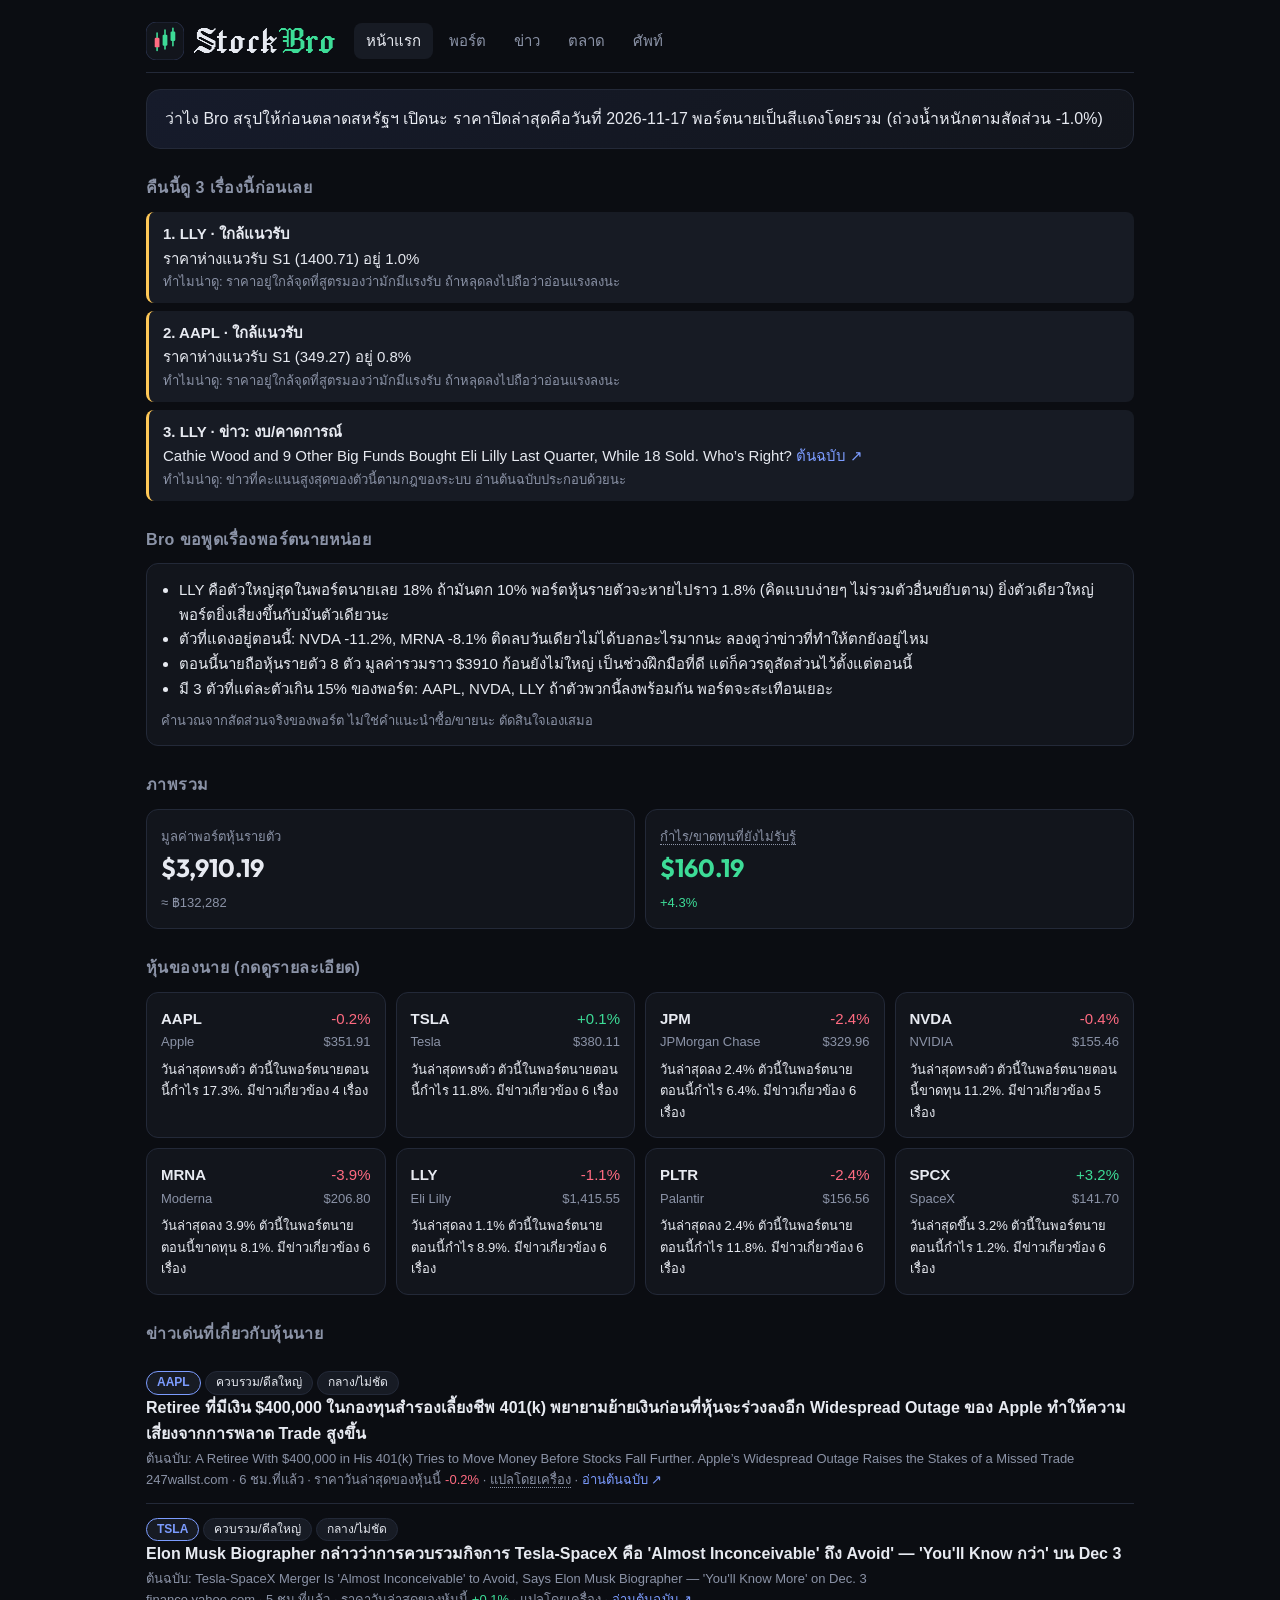
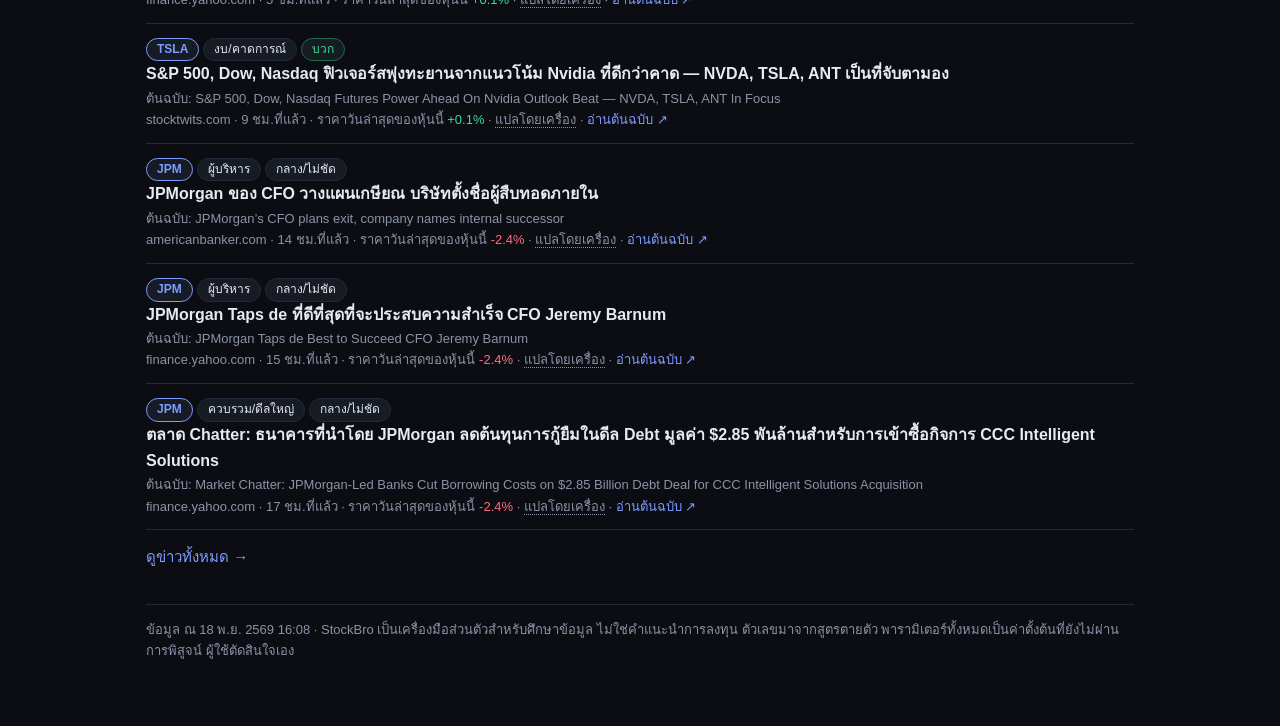
<file: site/index.html>
<!doctype html>
<html lang="th">
<head>
  <meta charset="utf-8">
  <meta name="viewport" content="width=device-width,initial-scale=1">
  <title>หน้าแรก · StockBro</title>
  <link rel="icon" type="image/svg+xml" href="favicon.svg">
  <link rel="preconnect" href="https://fonts.googleapis.com">
  <link rel="preconnect" href="https://fonts.gstatic.com" crossorigin>
  <link href="https://fonts.googleapis.com/css2?family=Anuphan:wght@400;500;600&family=Outfit:wght@600;700&display=swap" rel="stylesheet">
  <link rel="stylesheet" href="style.css">
</head>
<body data-page="index">
  <div class="wrap" id="app">กำลังโหลด…</div>
  <script src="app.js" defer></script>
</body>
</html>
</file>
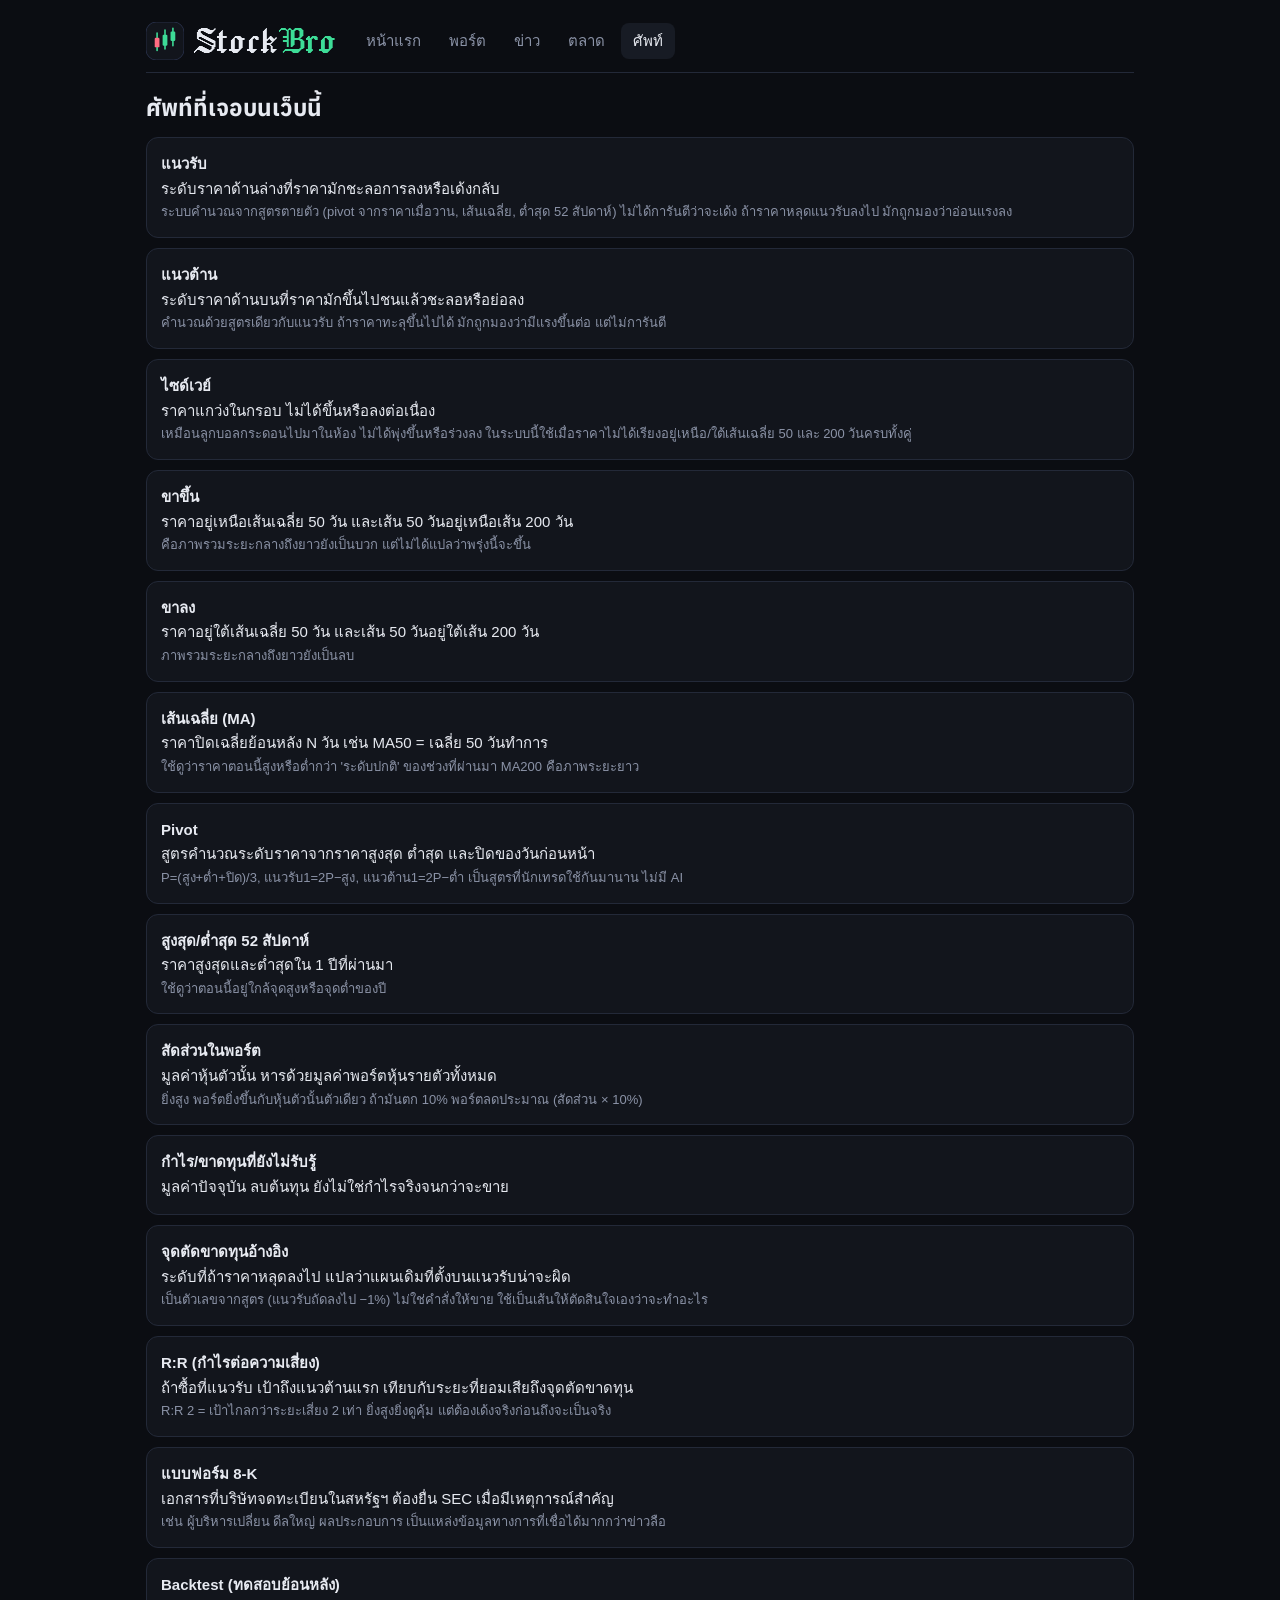
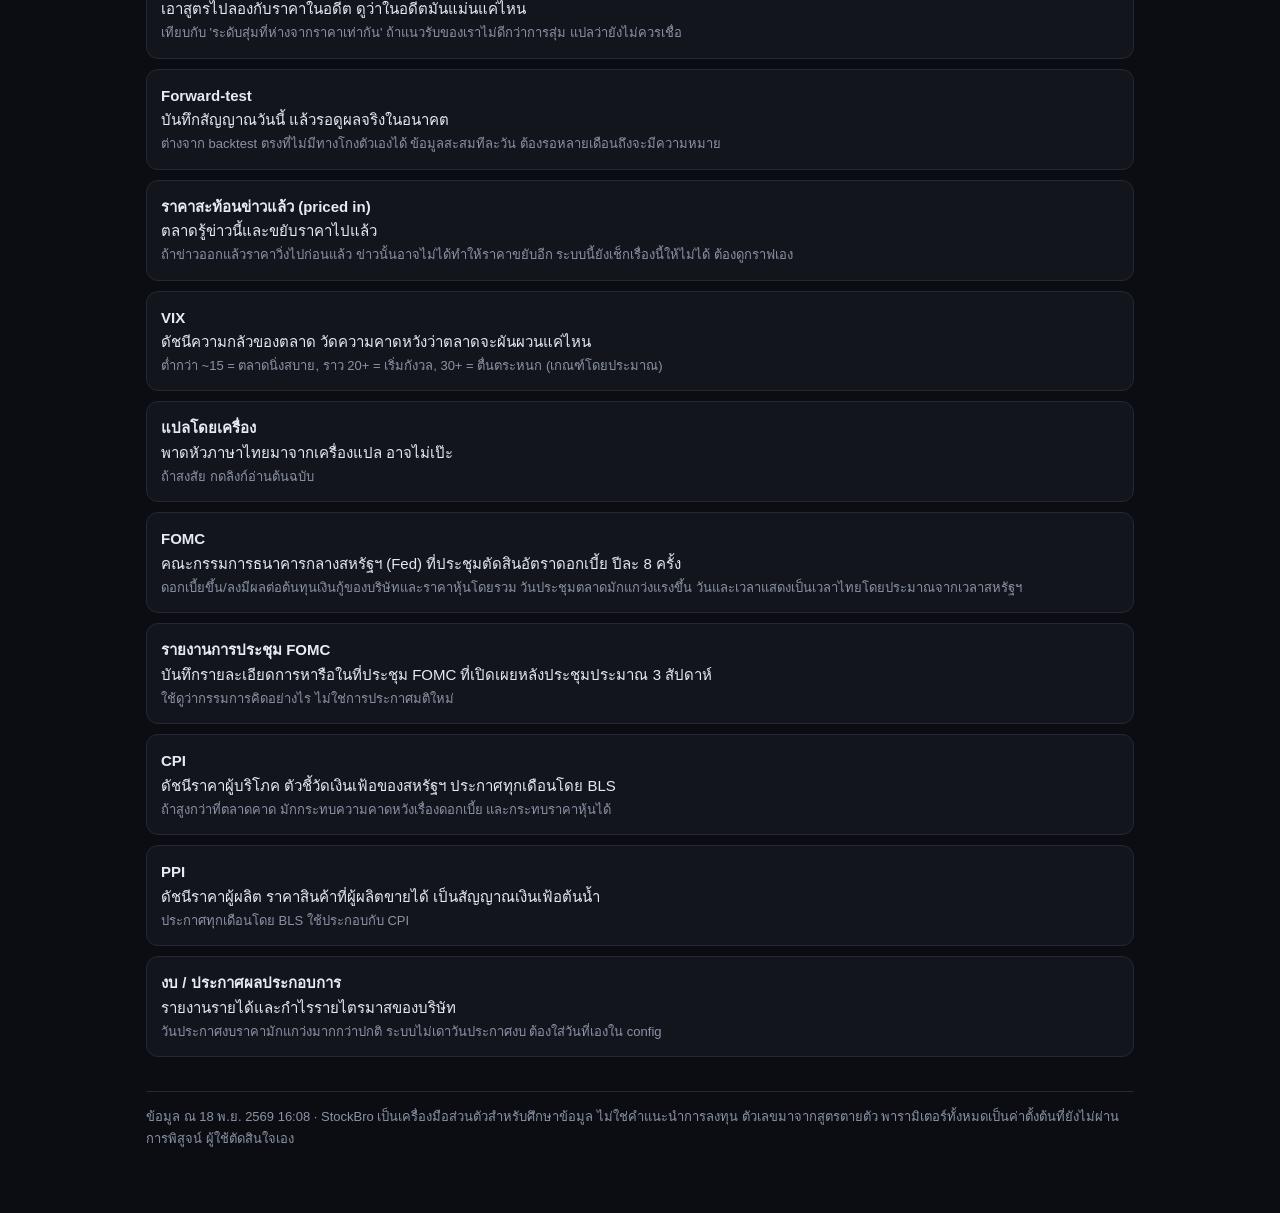
<file: site/glossary.html>
<!doctype html>
<html lang="th">
<head>
  <meta charset="utf-8">
  <meta name="viewport" content="width=device-width,initial-scale=1">
  <title>ศัพท์ · StockBro</title>
  <link rel="icon" type="image/svg+xml" href="favicon.svg">
  <link rel="preconnect" href="https://fonts.googleapis.com">
  <link rel="preconnect" href="https://fonts.gstatic.com" crossorigin>
  <link href="https://fonts.googleapis.com/css2?family=Anuphan:wght@400;500;600&family=Grenze+Gotisch:wght@700;800&family=Outfit:wght@600;700&display=swap" rel="stylesheet">
  <link rel="stylesheet" href="style.css">
</head>
<body data-page="glossary">
  <div class="wrap" id="app">กำลังโหลด…</div>
  <script src="app.js" defer></script>
</body>
</html>
</file>
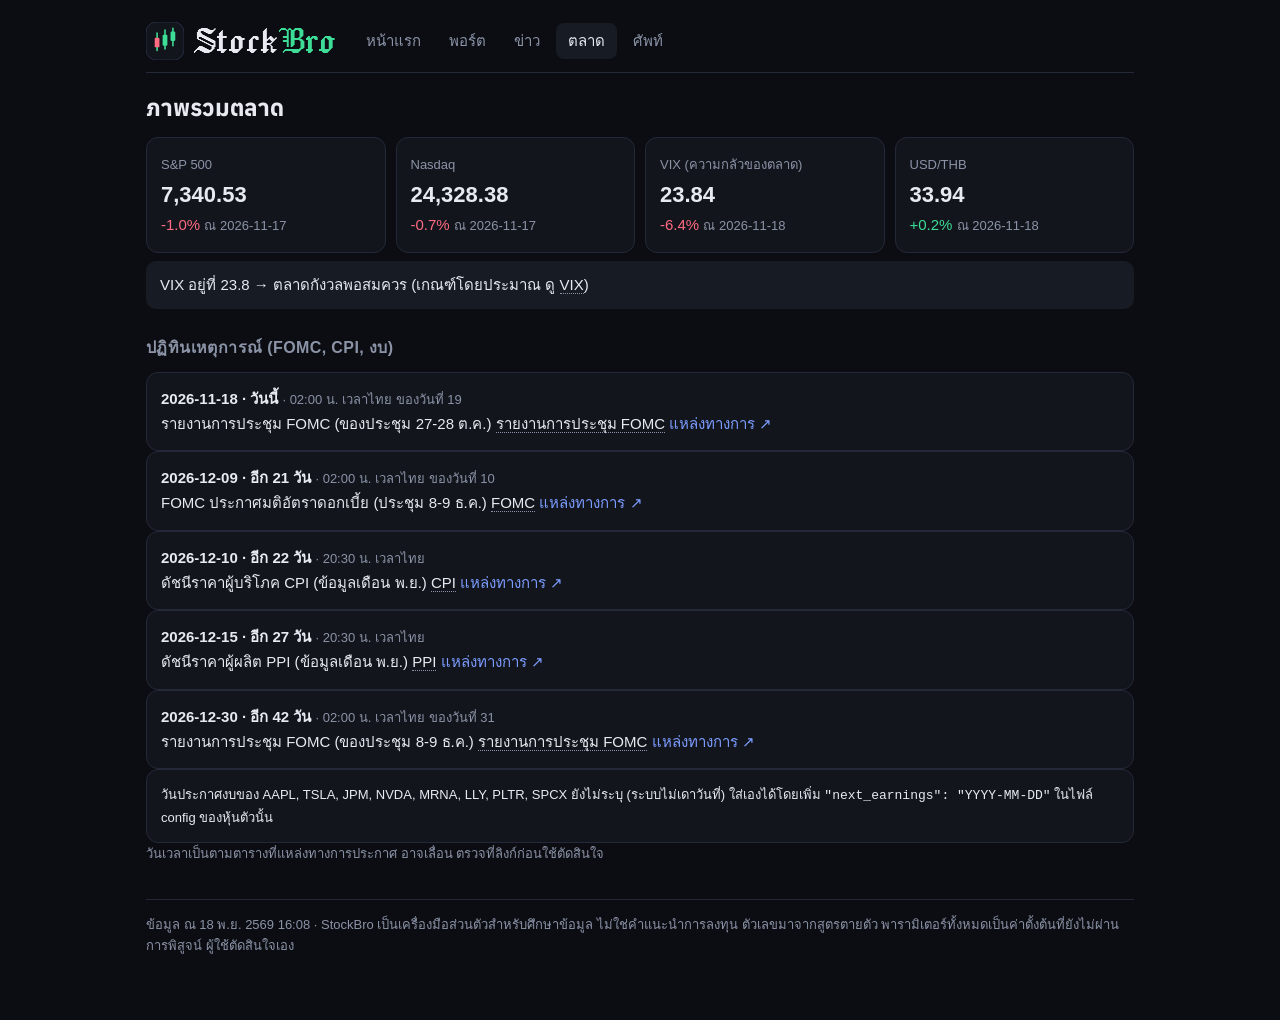
<file: site/market.html>
<!doctype html>
<html lang="th">
<head>
  <meta charset="utf-8">
  <meta name="viewport" content="width=device-width,initial-scale=1">
  <title>ตลาด · StockBro</title>
  <link rel="icon" type="image/svg+xml" href="favicon.svg">
  <link rel="preconnect" href="https://fonts.googleapis.com">
  <link rel="preconnect" href="https://fonts.gstatic.com" crossorigin>
  <link href="https://fonts.googleapis.com/css2?family=Anuphan:wght@400;500;600&family=Outfit:wght@600;700&display=swap" rel="stylesheet">
  <link rel="stylesheet" href="style.css">
</head>
<body data-page="market">
  <div class="wrap" id="app">กำลังโหลด…</div>
  <script src="app.js" defer></script>
</body>
</html>
</file>
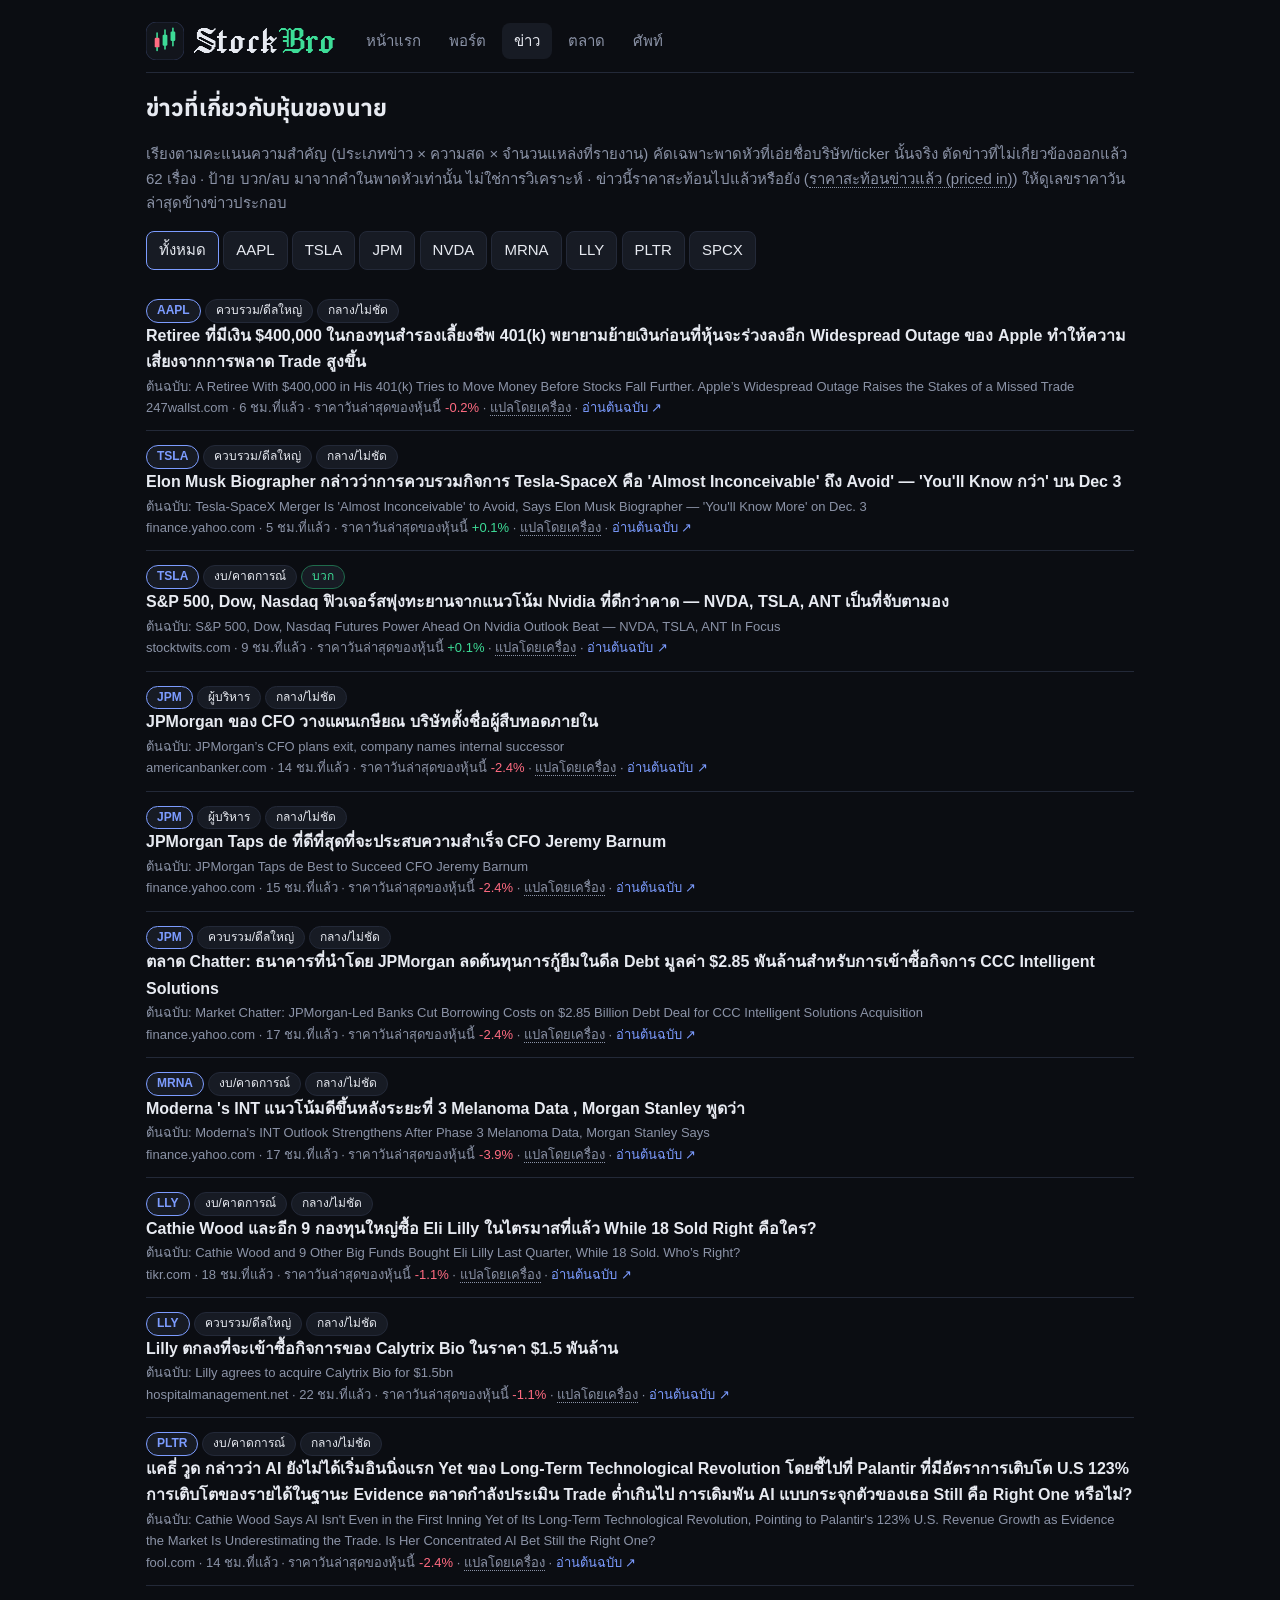
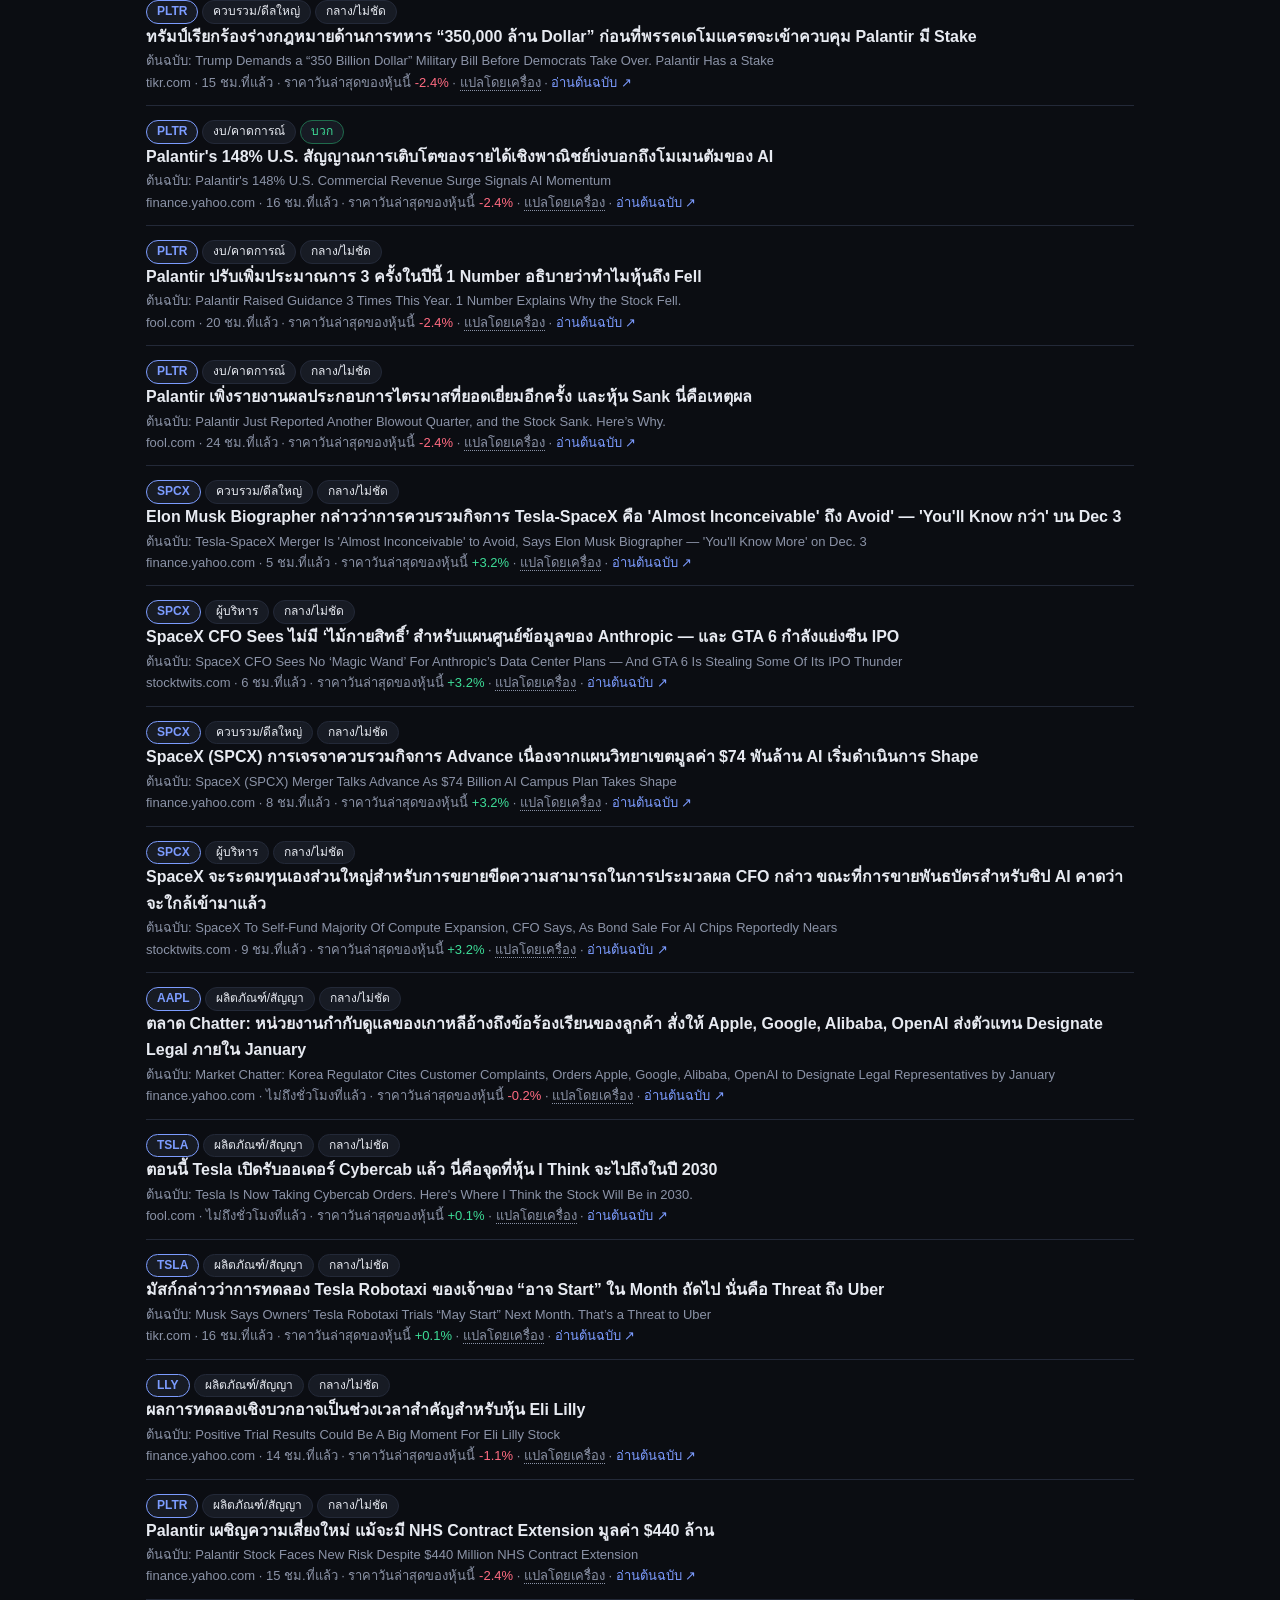
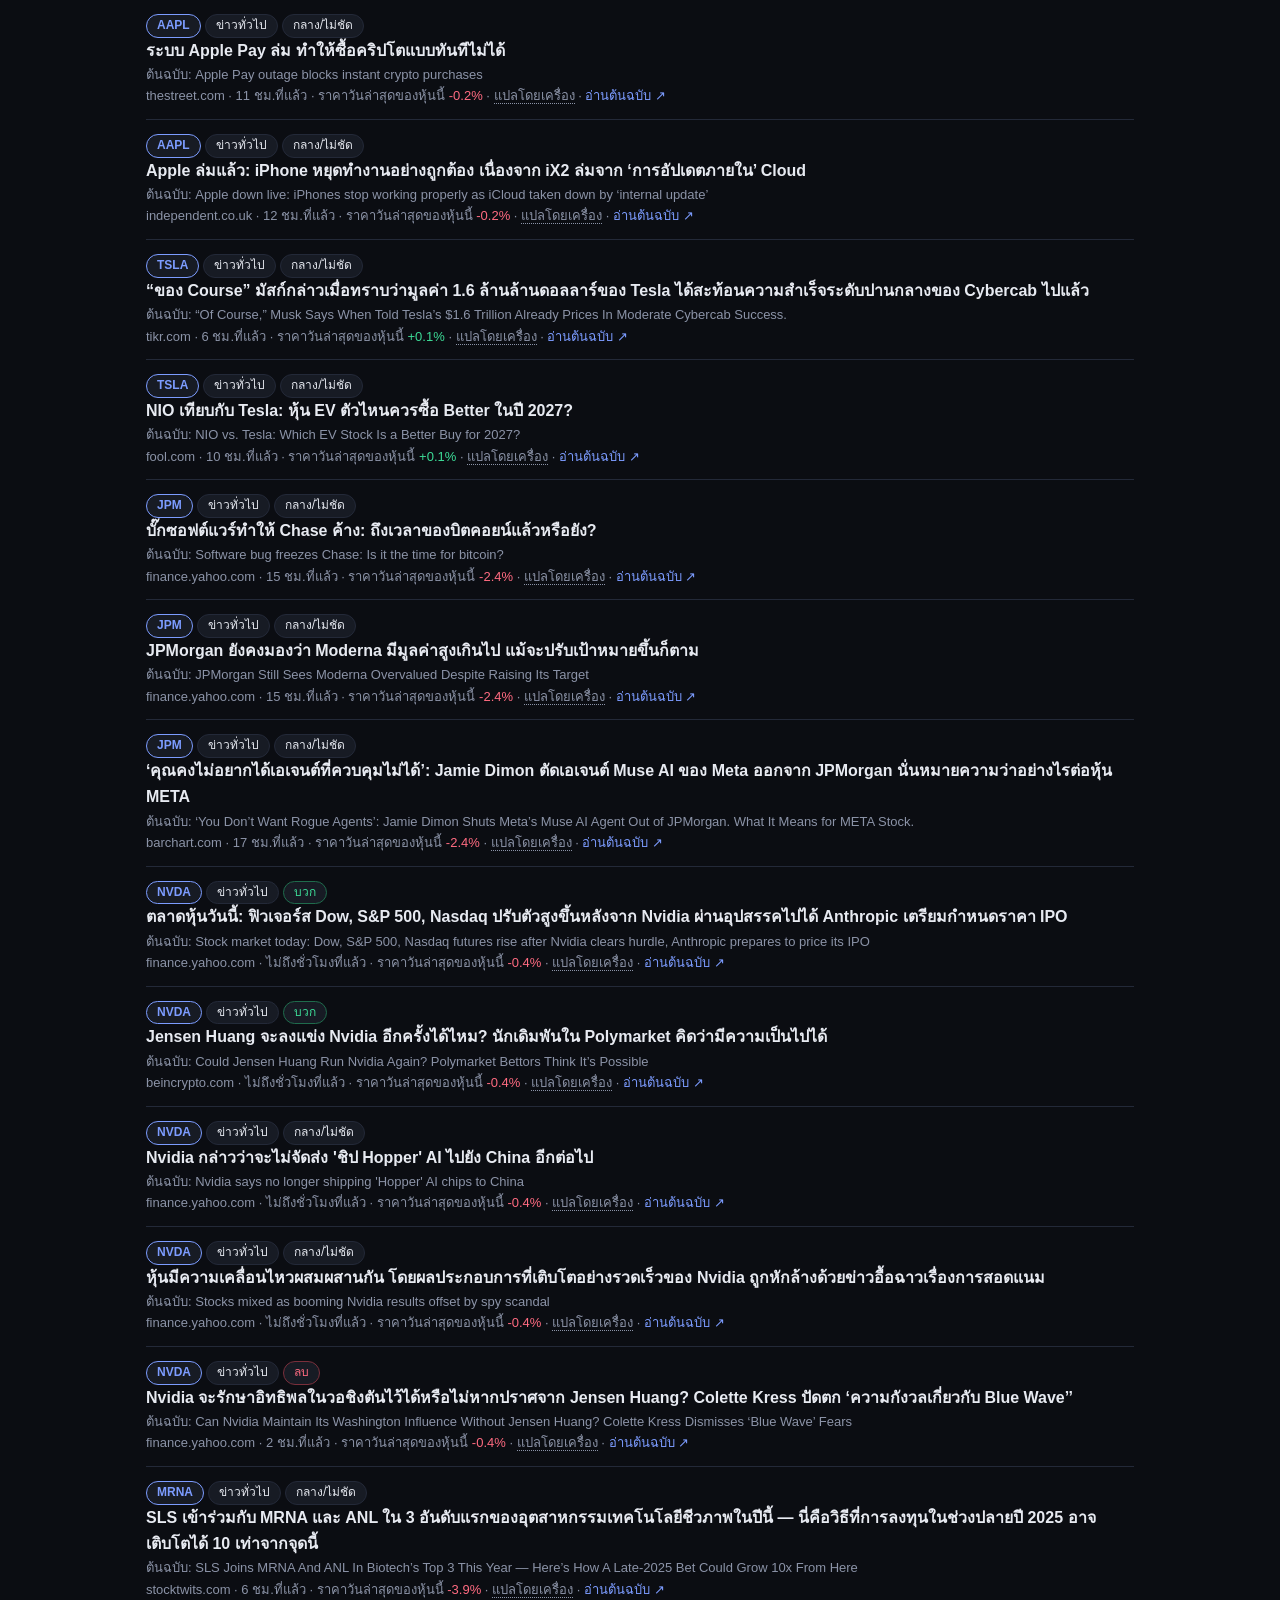
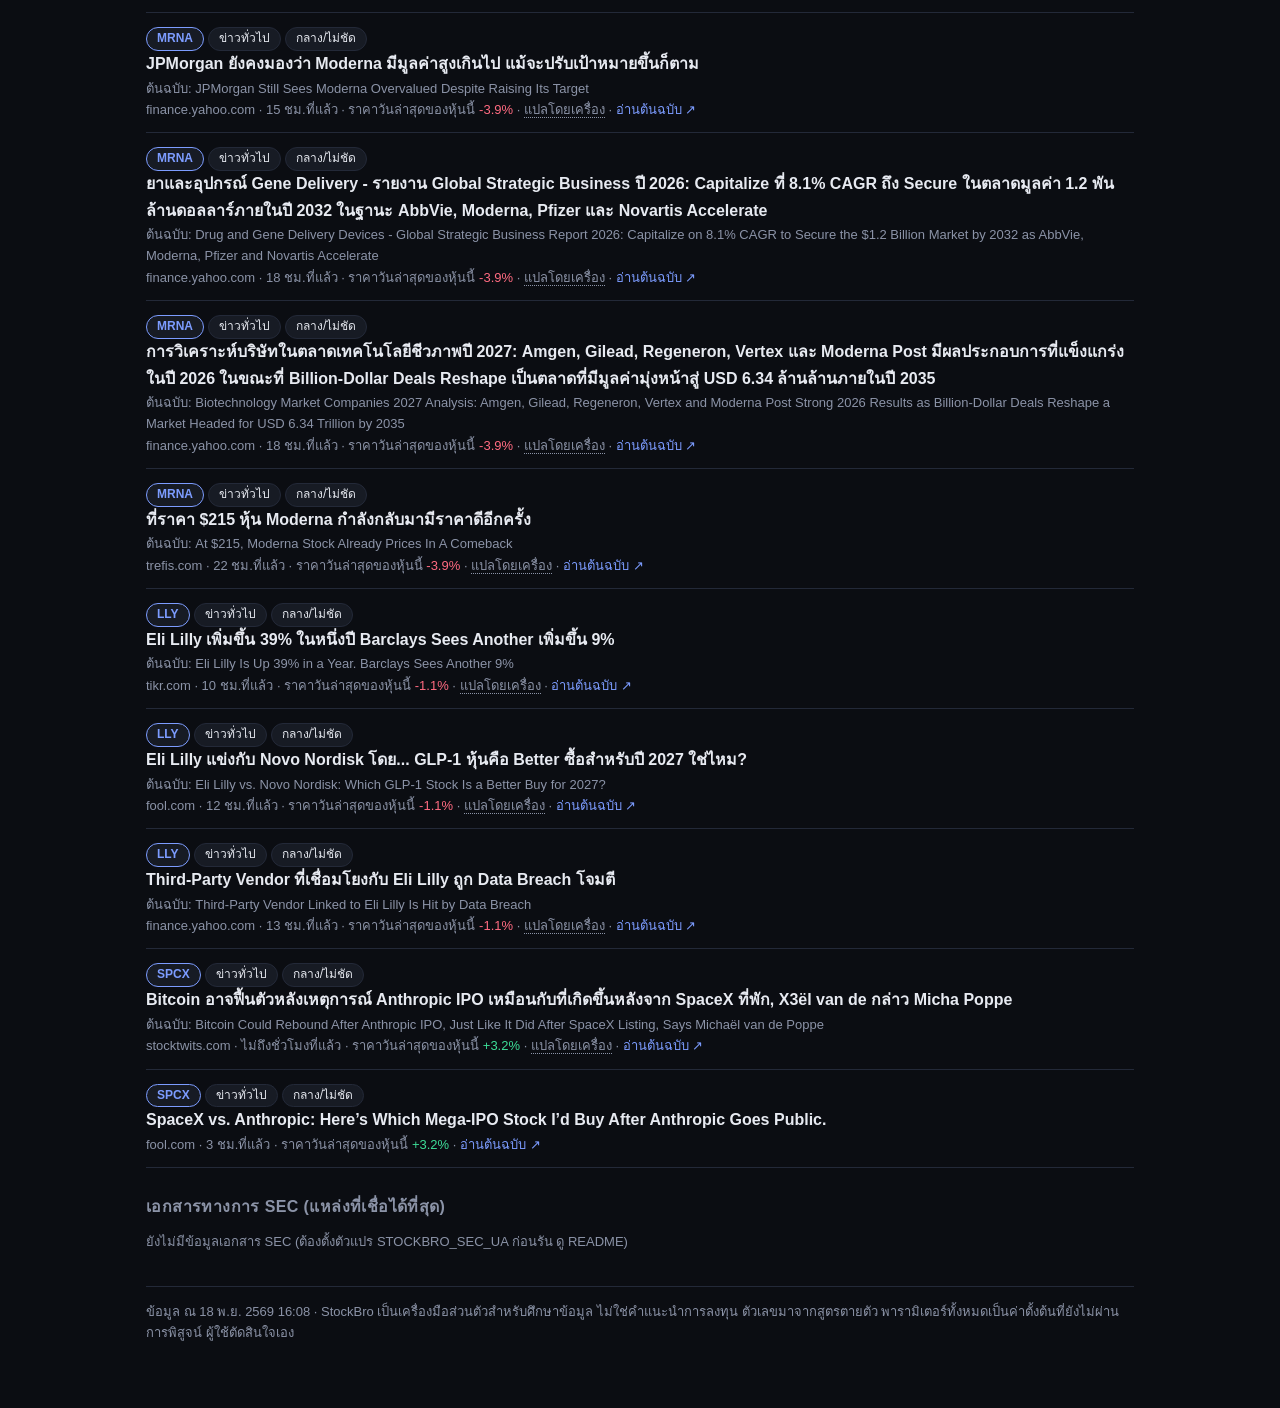
<file: site/news.html>
<!doctype html>
<html lang="th">
<head>
  <meta charset="utf-8">
  <meta name="viewport" content="width=device-width,initial-scale=1">
  <title>ข่าว · StockBro</title>
  <link rel="icon" type="image/svg+xml" href="favicon.svg">
  <link rel="preconnect" href="https://fonts.googleapis.com">
  <link rel="preconnect" href="https://fonts.gstatic.com" crossorigin>
  <link href="https://fonts.googleapis.com/css2?family=Anuphan:wght@400;500;600&family=Outfit:wght@600;700&display=swap" rel="stylesheet">
  <link rel="stylesheet" href="style.css">
</head>
<body data-page="news">
  <div class="wrap" id="app">กำลังโหลด…</div>
  <script src="app.js" defer></script>
</body>
</html>
</file>
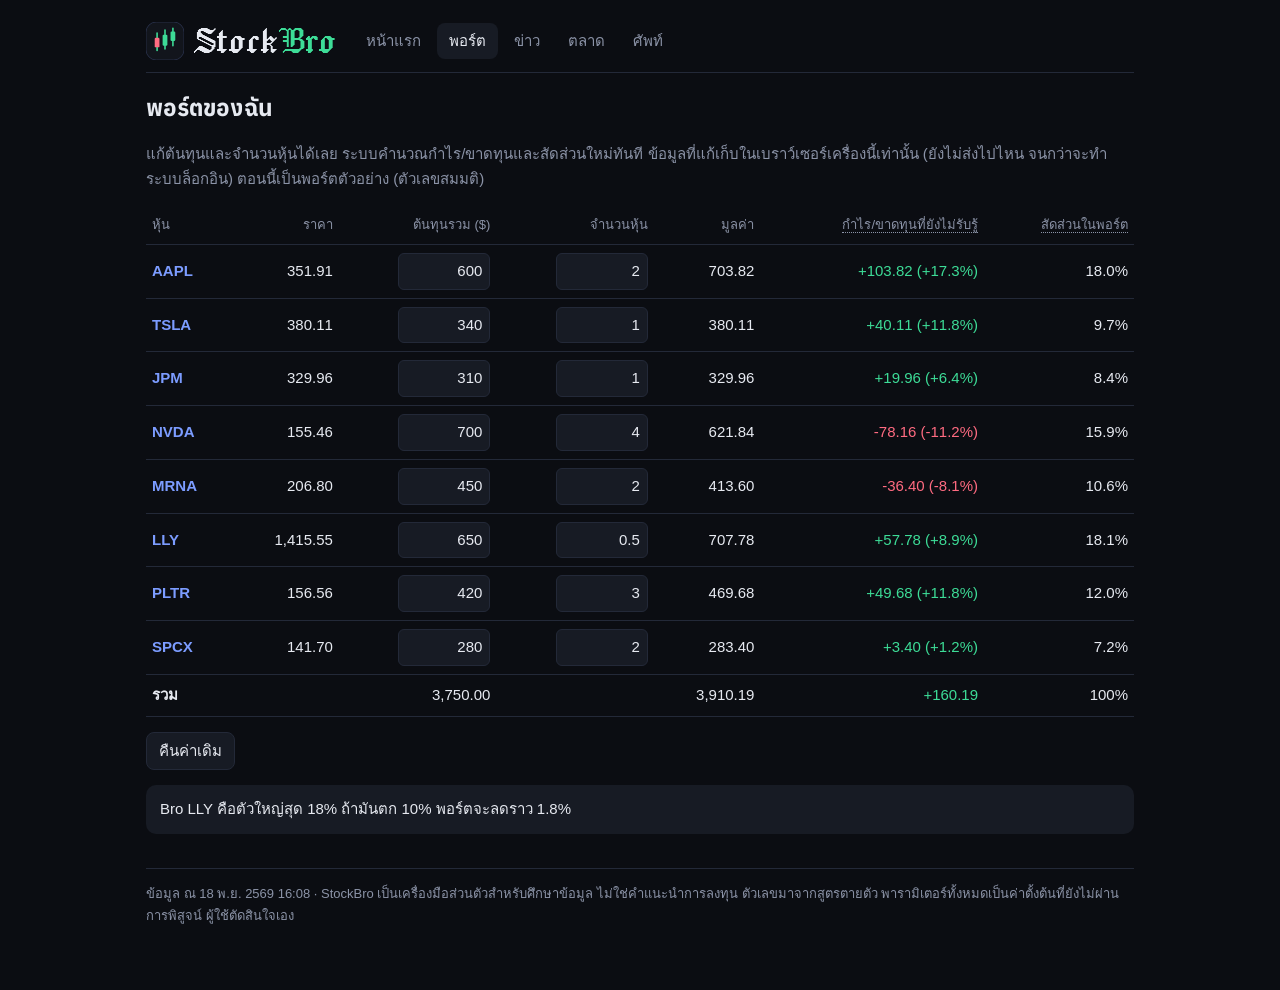
<file: site/portfolio.html>
<!doctype html>
<html lang="th">
<head>
  <meta charset="utf-8">
  <meta name="viewport" content="width=device-width,initial-scale=1">
  <title>พอร์ต · StockBro</title>
  <link rel="icon" type="image/svg+xml" href="favicon.svg">
  <link rel="preconnect" href="https://fonts.googleapis.com">
  <link rel="preconnect" href="https://fonts.gstatic.com" crossorigin>
  <link href="https://fonts.googleapis.com/css2?family=Anuphan:wght@400;500;600&family=Outfit:wght@600;700&display=swap" rel="stylesheet">
  <link rel="stylesheet" href="style.css">
</head>
<body data-page="portfolio">
  <div class="wrap" id="app">กำลังโหลด…</div>
  <script src="app.js" defer></script>
</body>
</html>
</file>
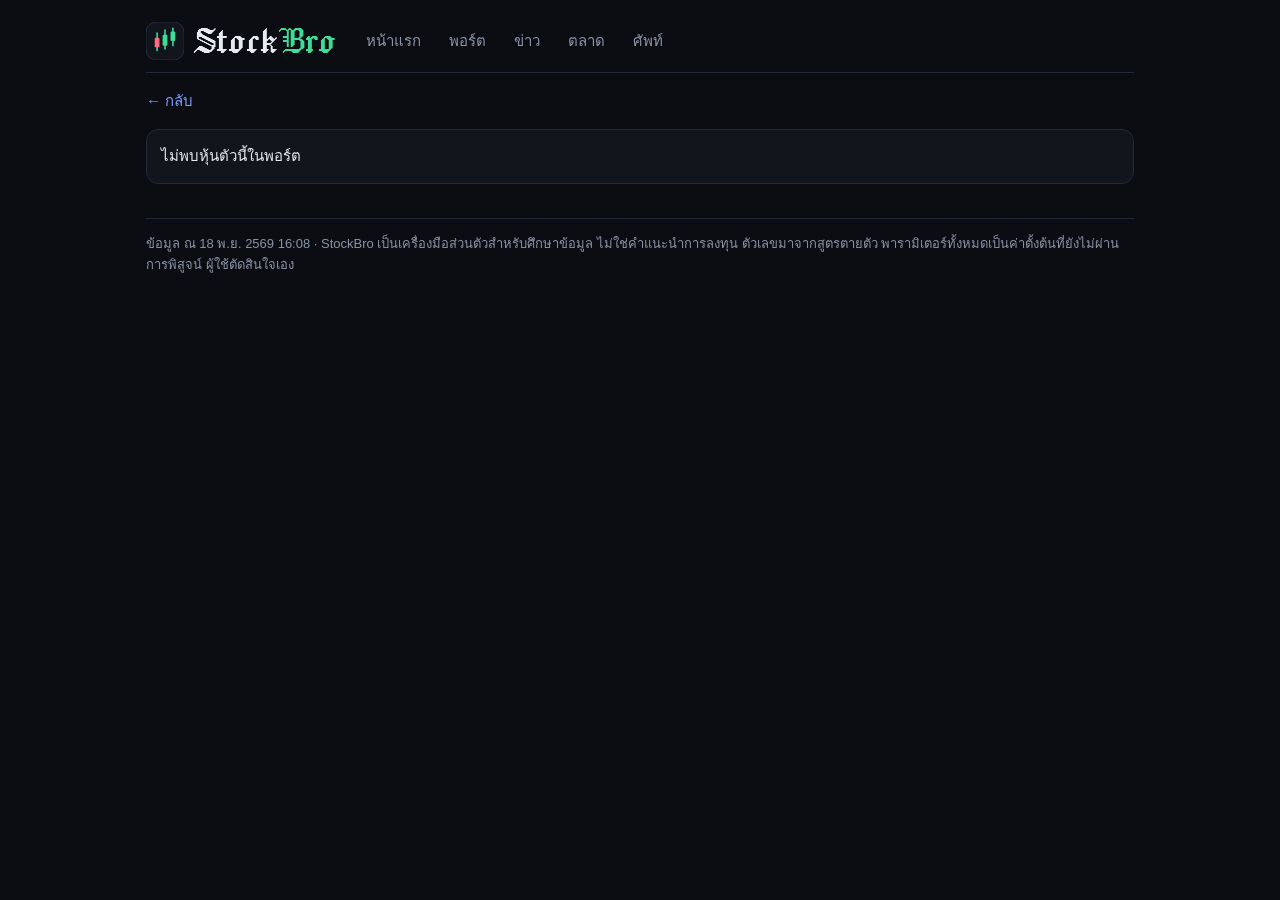
<file: site/stock.html>
<!doctype html>
<html lang="th">
<head>
  <meta charset="utf-8">
  <meta name="viewport" content="width=device-width,initial-scale=1">
  <title>หุ้นรายตัว · StockBro</title>
  <link rel="icon" type="image/svg+xml" href="favicon.svg">
  <link rel="preconnect" href="https://fonts.googleapis.com">
  <link rel="preconnect" href="https://fonts.gstatic.com" crossorigin>
  <link href="https://fonts.googleapis.com/css2?family=Anuphan:wght@400;500;600&family=Grenze+Gotisch:wght@700;800&family=Outfit:wght@600;700&display=swap" rel="stylesheet">
  <link rel="stylesheet" href="style.css">
</head>
<body data-page="stock">
  <div class="wrap" id="app">กำลังโหลด…</div>
  <script src="app.js" defer></script>
</body>
</html>
</file>
<file: site/style.css>
@font-face{font-family:"Jacquard 24";src:url(fonts/jacquard-24-latin-400-normal.woff2) format("woff2");font-display:swap} /* ใช้เฉพาะโลโก้ SIL OFL */
/* StockBro · ธีมมืด · ใช้ร่วมทุกหน้า
   ฟอนต์: Outfit (ชื่อ/ตัวเลขหัวข้อ, กลมเป็นกันเอง) + Anuphan (ภาษาไทย, นุ่ม) โหลดจาก Google Fonts ใน <head> ของแต่ละหน้า */
:root{
  --bg:#0b0d12; --panel:#12151c; --panel2:#171b24; --line:#232938;
  --tx:#e7eaf1; --mut:#8b93a7;
  --up:#3ddc97; --dn:#ff6b81; --warn:#ffc857; --acc:#7c9cff;
}
*{box-sizing:border-box}
body{margin:0;background:var(--bg);color:var(--tx);
  font:15px/1.65 "Prompt","Sukhumvit Set","Noto Sans Thai",-apple-system,Helvetica,sans-serif}
.wrap{max-width:1020px;margin:0 auto;padding:14px 16px 64px}
a{color:var(--acc);text-decoration:none}
a:hover{text-decoration:underline}

/* nav */
nav{display:flex;gap:4px;flex-wrap:wrap;align-items:center;border-bottom:1px solid var(--line);padding:6px 0 10px;margin-bottom:16px}
nav .logo{display:flex;align-items:center;gap:10px;margin-right:14px;color:var(--tx);font:400 42px/1 "Jacquard 24",serif}
nav .logo:hover{text-decoration:none}
nav .logo svg{width:38px;height:38px;flex:none}
nav .logo i{font-style:normal;color:#3ddc97}
nav a.link{padding:6px 12px;border-radius:8px;color:var(--mut)}
nav a.link.on,nav a.link:hover{background:var(--panel2);color:var(--tx);text-decoration:none}

/* type */
h1{font-family:"Outfit","Anuphan",sans-serif;font-size:23px;margin:4px 0 10px}
h2{font-size:16px;margin:26px 0 10px;color:var(--mut);letter-spacing:.4px;font-weight:600}
.mut{color:var(--mut)} .up{color:var(--up)} .dn{color:var(--dn)} .warn{color:var(--warn)} .small{font-size:13px}

/* blocks */
.banner{background:#3a2a10;border:1px solid #6b4d12;color:#ffd98a;padding:10px 14px;border-radius:10px;margin-bottom:14px}
.hello{background:linear-gradient(135deg,#161b2b,#12151c);border:1px solid var(--line);border-radius:14px;padding:16px 18px;font-size:16px}
.grid{display:grid;grid-template-columns:repeat(auto-fit,minmax(230px,1fr));gap:10px}
.card{background:var(--panel);border:1px solid var(--line);border-radius:12px;padding:14px;display:block;color:var(--tx)}
a.card:hover{border-color:var(--acc);text-decoration:none}
.kpi b{display:block;font-size:25px;font-family:"Outfit","Anuphan",sans-serif}
.row{display:flex;justify-content:space-between;gap:8px;align-items:baseline}
.todo{border-left:3px solid var(--warn);background:var(--panel2);border-radius:8px;padding:10px 14px;margin-bottom:8px}
.say{background:var(--panel2);border-radius:10px;padding:12px 14px;margin:8px 0}
.err{background:#2a1218;border:1px solid #6b2433;border-radius:10px;padding:14px;color:#ffb4c0}
.foot{margin-top:34px;color:var(--mut);font-size:13px;border-top:1px solid var(--line);padding-top:14px}

/* chips */
.chip{display:inline-block;background:var(--panel2);border:1px solid var(--line);border-radius:999px;padding:1px 10px;font-size:12px;margin-right:4px}
.chip.pos{border-color:#1f6b4c;color:var(--up)}
.chip.neg{border-color:#7a2f3b;color:var(--dn)}
.chip.tk{border-color:var(--acc);color:var(--acc);font-weight:700}
.lv{display:flex;gap:6px;flex-wrap:wrap}

/* news */
.news{border-bottom:1px solid var(--line);padding:12px 0}
.news .t{font-size:16px;font-weight:600}
.news .en{color:var(--mut);font-size:13px}

/* table + inputs */
.tablewrap{overflow-x:auto}
table{width:100%;border-collapse:collapse}
th,td{padding:8px 6px;border-bottom:1px solid var(--line);text-align:right}
th:first-child,td:first-child{text-align:left}
th{color:var(--mut);font-weight:500;font-size:13px}
input{background:var(--panel2);border:1px solid var(--line);color:var(--tx);border-radius:6px;padding:5px 7px;width:92px;text-align:right;font:inherit}
button{background:var(--panel2);border:1px solid var(--line);color:var(--tx);border-radius:8px;padding:6px 12px;cursor:pointer;font:inherit}
button:hover,button.on{border-color:var(--acc)}

/* glossary tooltip link */
a.term{color:inherit;border-bottom:1px dotted var(--mut)}
a.term:hover{color:var(--acc);text-decoration:none}

/* chart */
svg text{fill:#8b93a7;font-size:11px}

@media(max-width:640px){.hide-m{display:none}}
</file>
